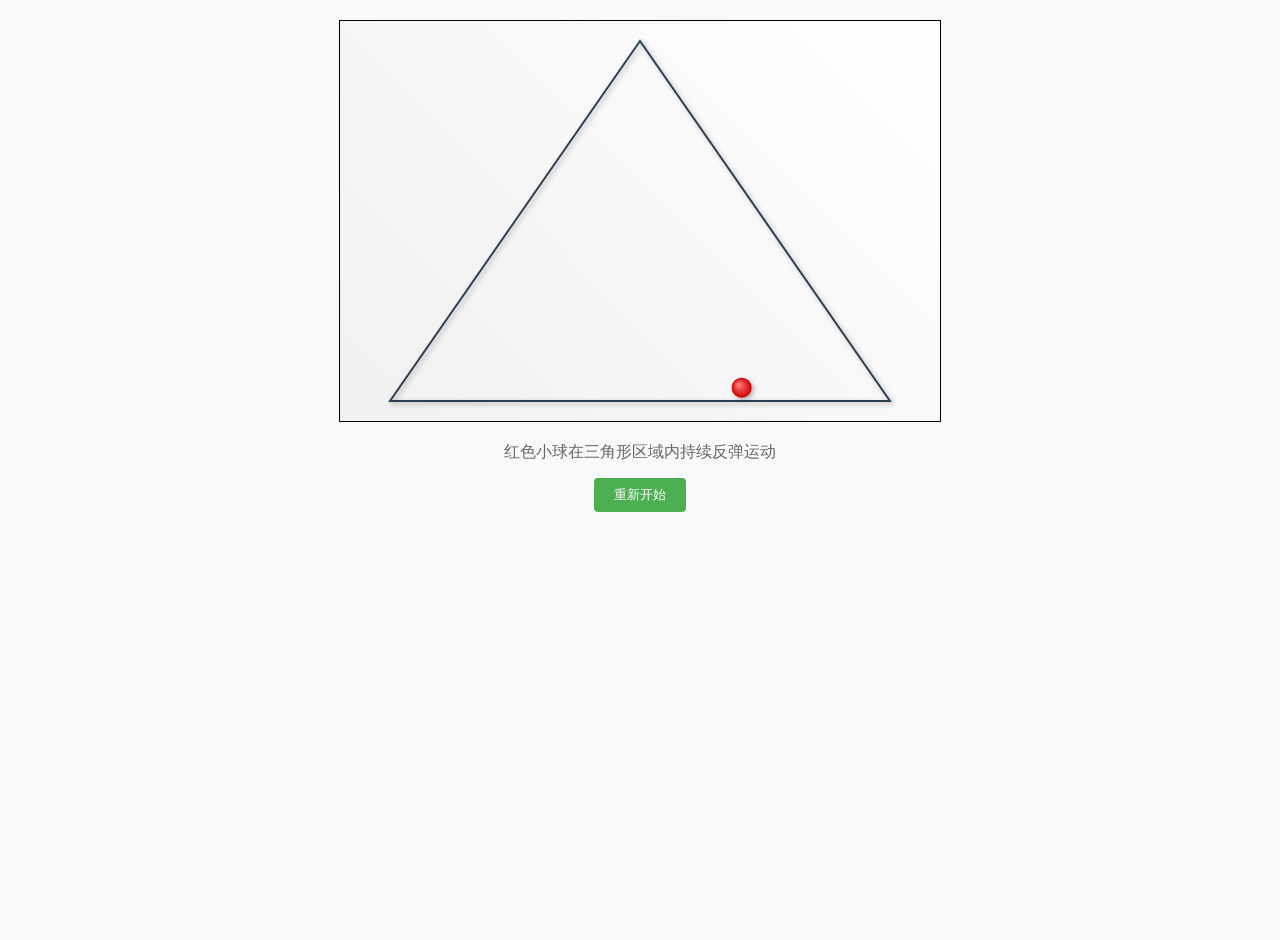
<file: day2-DeepSeek使用与Prompt工程/ball/index.html>
<!DOCTYPE html>
<html>
<head>
    <meta charset="UTF-8">
    <meta name="viewport" content="width=device-width, initial-scale=1.0">
    <style>
        canvas {
            border: 1px solid #000;
            background: linear-gradient(45deg, #f0f0f0, #ffffff);
            max-width: 100%;    /* 添加响应式限制 */
            aspect-ratio: 3/2;  /* 保持画布原始比例 600x400 */
        }
        body {
            display: flex;
            flex-direction: column;
            align-items: center;
            background-color: #f8f9fa;
            min-height: 100vh;
            margin: 0;
            padding: 20px;
        }
        .info { 
            margin-top: 20px;
            font-family: Arial;
            color: #666;
            text-align: center;
            padding: 0 10px;
        }
        .restart-btn {
            margin-top: 15px;
            padding: 8px 20px;
            font-family: Arial;
            background: #4CAF50;
            color: white;
            border: none;
            border-radius: 4px;
            cursor: pointer;
            transition: background 0.3s;
            margin-bottom: 20px;
        }
        .restart-btn:hover {
            background: #45a049;
        }
    </style>
</head>
<body>
<canvas id="gameCanvas"></canvas>
<div class="info">红色小球在三角形区域内持续反弹运动</div>
<button onclick="restart()" class="restart-btn">重新开始</button>
<script>
const canvas = document.getElementById('gameCanvas');
const ctx = canvas.getContext('2d');

// 初始化画布尺寸
canvas.width = 600;
canvas.height = 400;

// 小球属性
const ball = {
    x: canvas.width / 2,
    y: canvas.height / 2,
    radius: 10,
    dx: 0,
    dy: 0,
    gravity: 0.5,      // 重力加速度
    restitution: 0.9,  // 增大弹性系数到90%
    friction: 0.95     // 摩擦力系数
};

// 生成随机初始速度（极坐标方式）
function restart() {
    // 重置小球位置和速度
    ball.x = canvas.width / 2;
    ball.y = canvas.height / 2;
    
    // 重新生成随机速度
    const angle = (Math.random() * 120 - 60) * Math.PI / 180;
    const speed = Math.random() * 15 + 10;
    ball.dx = Math.cos(angle) * speed;
    ball.dy = Math.sin(angle) * speed * 1.2;

    // 重设物理参数（可根据需要调整）
    ball.restitution = 0.9;
    ball.friction = 0.95;
}

// 三角形顶点（顶点、左底点、右底点）
const topPoint = { x: canvas.width/2, y: 20 };
const leftPoint = { x: 50, y: canvas.height - 20 };
const rightPoint = { x: canvas.width - 50, y: canvas.height - 20 };

function drawTriangle() {
    ctx.beginPath();
    ctx.moveTo(topPoint.x, topPoint.y);
    ctx.lineTo(leftPoint.x, leftPoint.y);
    ctx.lineTo(rightPoint.x, rightPoint.y);
    ctx.closePath();
    ctx.strokeStyle = '#2c3e50';
    ctx.lineWidth = 2;
    ctx.stroke();
}

function drawBall() {
    ctx.beginPath();
    ctx.arc(ball.x, ball.y, ball.radius, 0, Math.PI*2);
    
    const gradient = ctx.createRadialGradient(
        ball.x - 3, ball.y - 3, 1,
        ball.x, ball.y, ball.radius
    );
    gradient.addColorStop(0, '#ff7777');
    gradient.addColorStop(1, '#cc0000');
    
    ctx.fillStyle = gradient;
    ctx.shadowColor = 'rgba(0,0,0,0.3)';
    ctx.shadowBlur = 5;
    ctx.shadowOffsetX = 2;
    ctx.shadowOffsetY = 2;
    ctx.fill();
}

function checkCollisionWithEdge(A, B) {
    const edge = { x: B.x - A.x, y: B.y - A.y };
    const edgeLength = Math.hypot(edge.x, edge.y);
    
    const toBall = { x: ball.x - A.x, y: ball.y - A.y };
    const t = Math.max(0, Math.min(1, (toBall.x * edge.x + toBall.y * edge.y) / (edgeLength ** 2)));
    
    const nearest = { 
        x: A.x + t * edge.x,
        y: A.y + t * edge.y
    };
    
    const distance = Math.hypot(ball.x - nearest.x, ball.y - nearest.y);
    
    if (distance < ball.radius) {
        // 计算法向量
        const normal = { 
            x: edge.y / edgeLength,
            y: -edge.x / edgeLength
        };

        // 速度投影计算
        const speedProjection = ball.dx * normal.x + ball.dy * normal.y;
        
        if (speedProjection < 0) {
            // 计算切线方向（沿边方向）的投影
            const tangent = { x: edge.x / edgeLength, y: edge.y / edgeLength };
            const tangentSpeed = ball.dx * tangent.x + ball.dy * tangent.y;

            // 反弹计算：法向速度恢复 + 切线摩擦力
            const bounce = speedProjection * ball.restitution;
            
            // 更新速度矢量
            ball.dx = tangent.x * tangentSpeed * ball.friction - normal.x * bounce;
            ball.dy = tangent.y * tangentSpeed * ball.friction - normal.y * bounce;

            // 特殊处理底边（防止完全失去水平速度）
            if (A === leftPoint && B === rightPoint) { // 底边
                ball.dx *= 1.02; // 增加微小水平补偿
            }

            // 位置修正：防止穿模
            const overlap = ball.radius - distance;
            ball.x += normal.x * overlap;
            ball.y += normal.y * overlap;
        }
        return true; // 发生碰撞
    }
    return false; // 未发生碰撞
}

function update() {
    // 检测与三条边的碰撞
    let onGround = false; // 是否接触支撑面
    
    // 碰撞前备份速度
    const prevDX = ball.dx;
    const prevDY = ball.dy;

    // 处理三条边的碰撞检测
    checkCollisionWithEdge(topPoint, leftPoint);
    checkCollisionWithEdge(leftPoint, rightPoint);
    onGround = checkCollisionWithEdge(rightPoint, topPoint) || onGround;

    // 如果没有碰撞到任何边，应用重力
    if (!onGround) {
        ball.dy += ball.gravity;
    }

    // 应用空气阻力时保持更多水平动量
    ball.dx *= 0.98;     // 降低水平摩擦
    ball.dy *= ball.friction;

    // 速度过小时停止运动
    if (Math.abs(ball.dx) < 0.1) ball.dx = 0;
    if (Math.abs(ball.dy) < 0.1) ball.dy = 0;

    // 更新小球位置
    ball.x += ball.dx;
    ball.y += ball.dy;
}

function animate() {
    ctx.clearRect(0, 0, canvas.width, canvas.height);
    update();
    drawTriangle();
    drawBall();
    requestAnimationFrame(animate);
}

restart(); // 初始启动
animate();
</script>
</body>
</html>
</file>
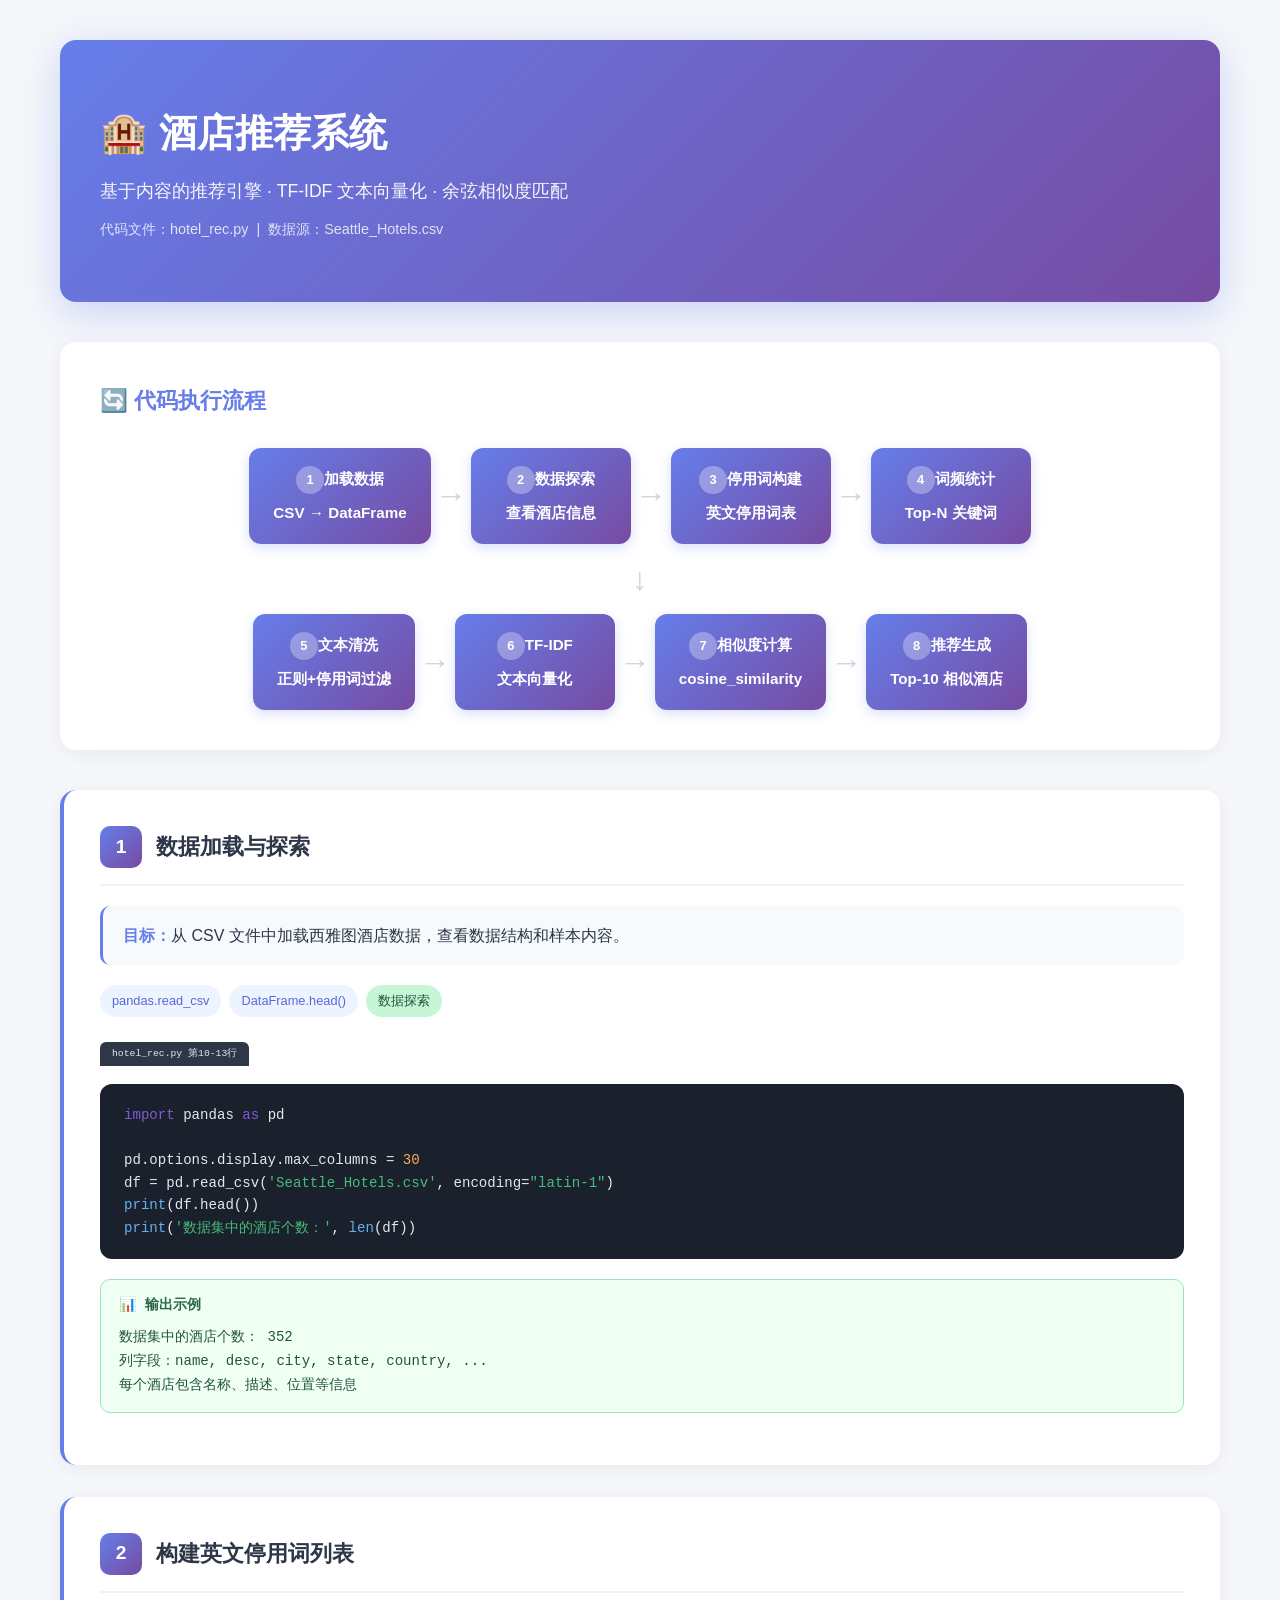
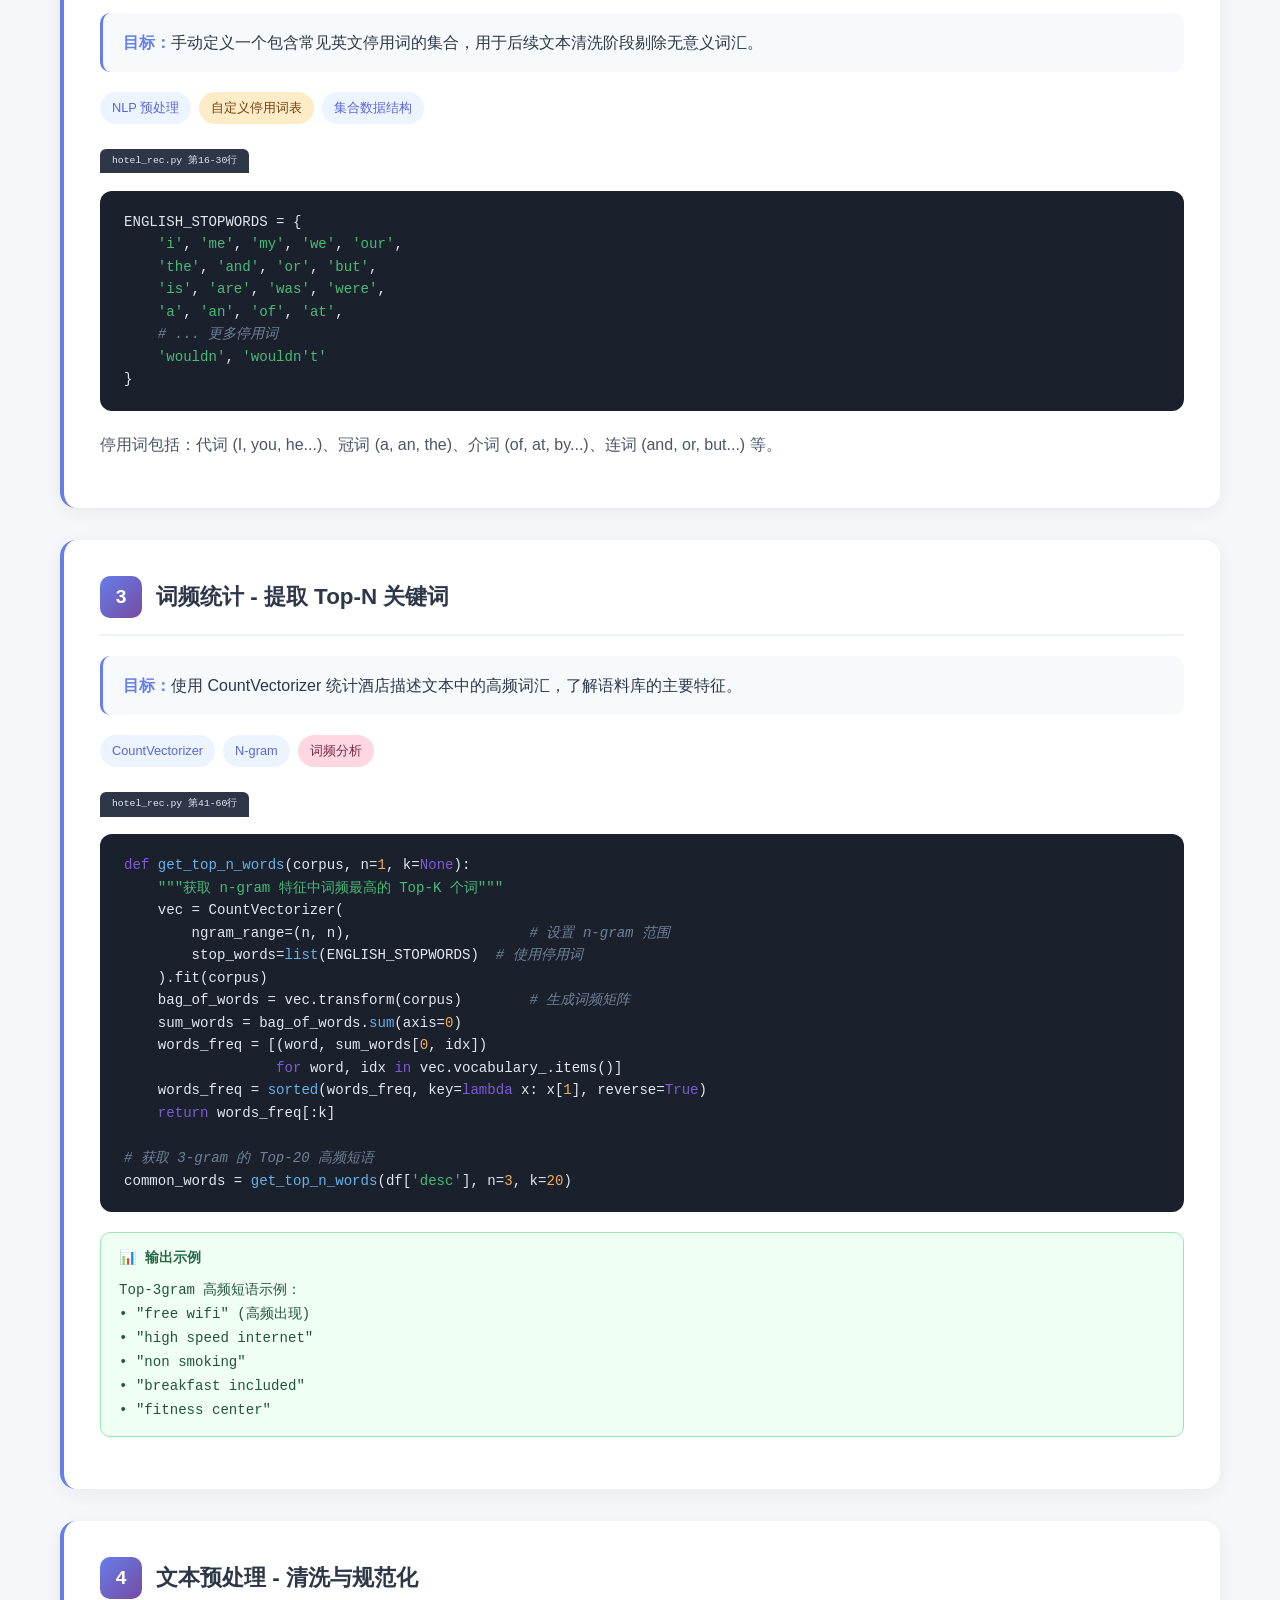
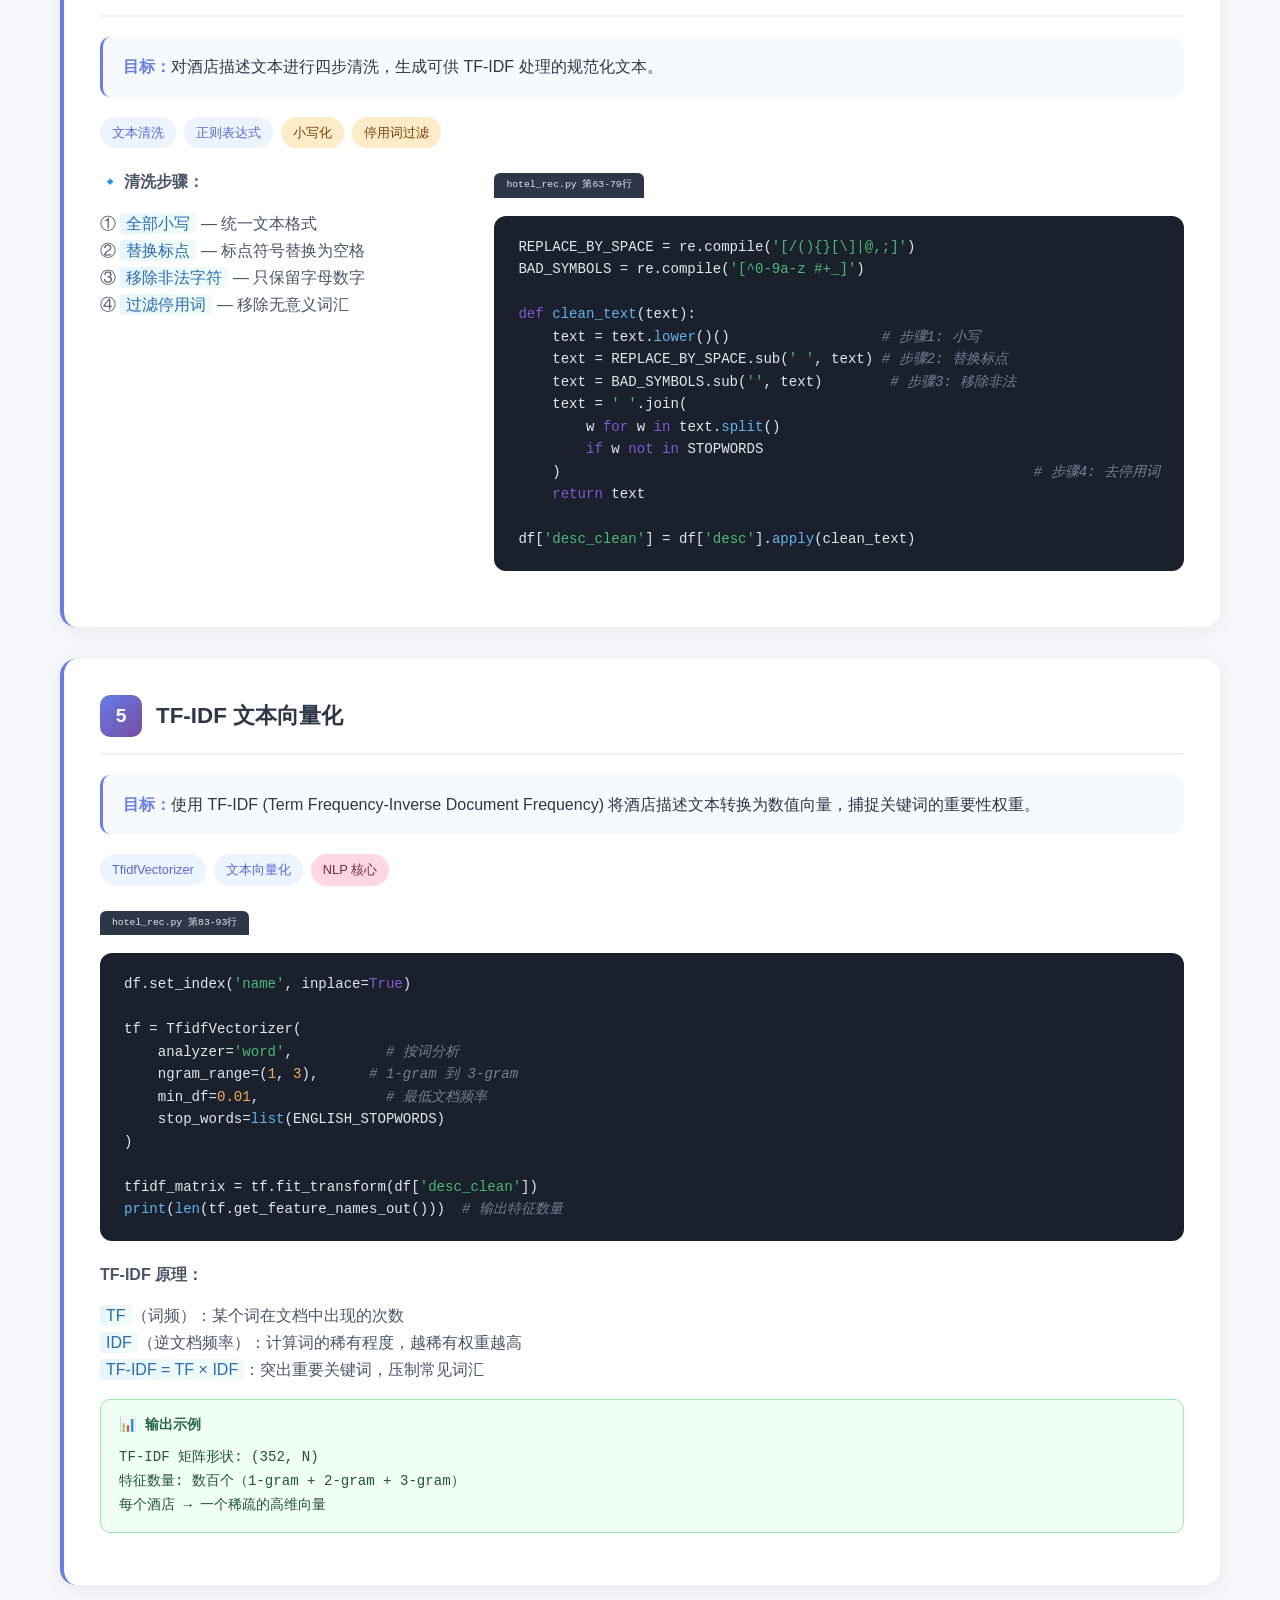
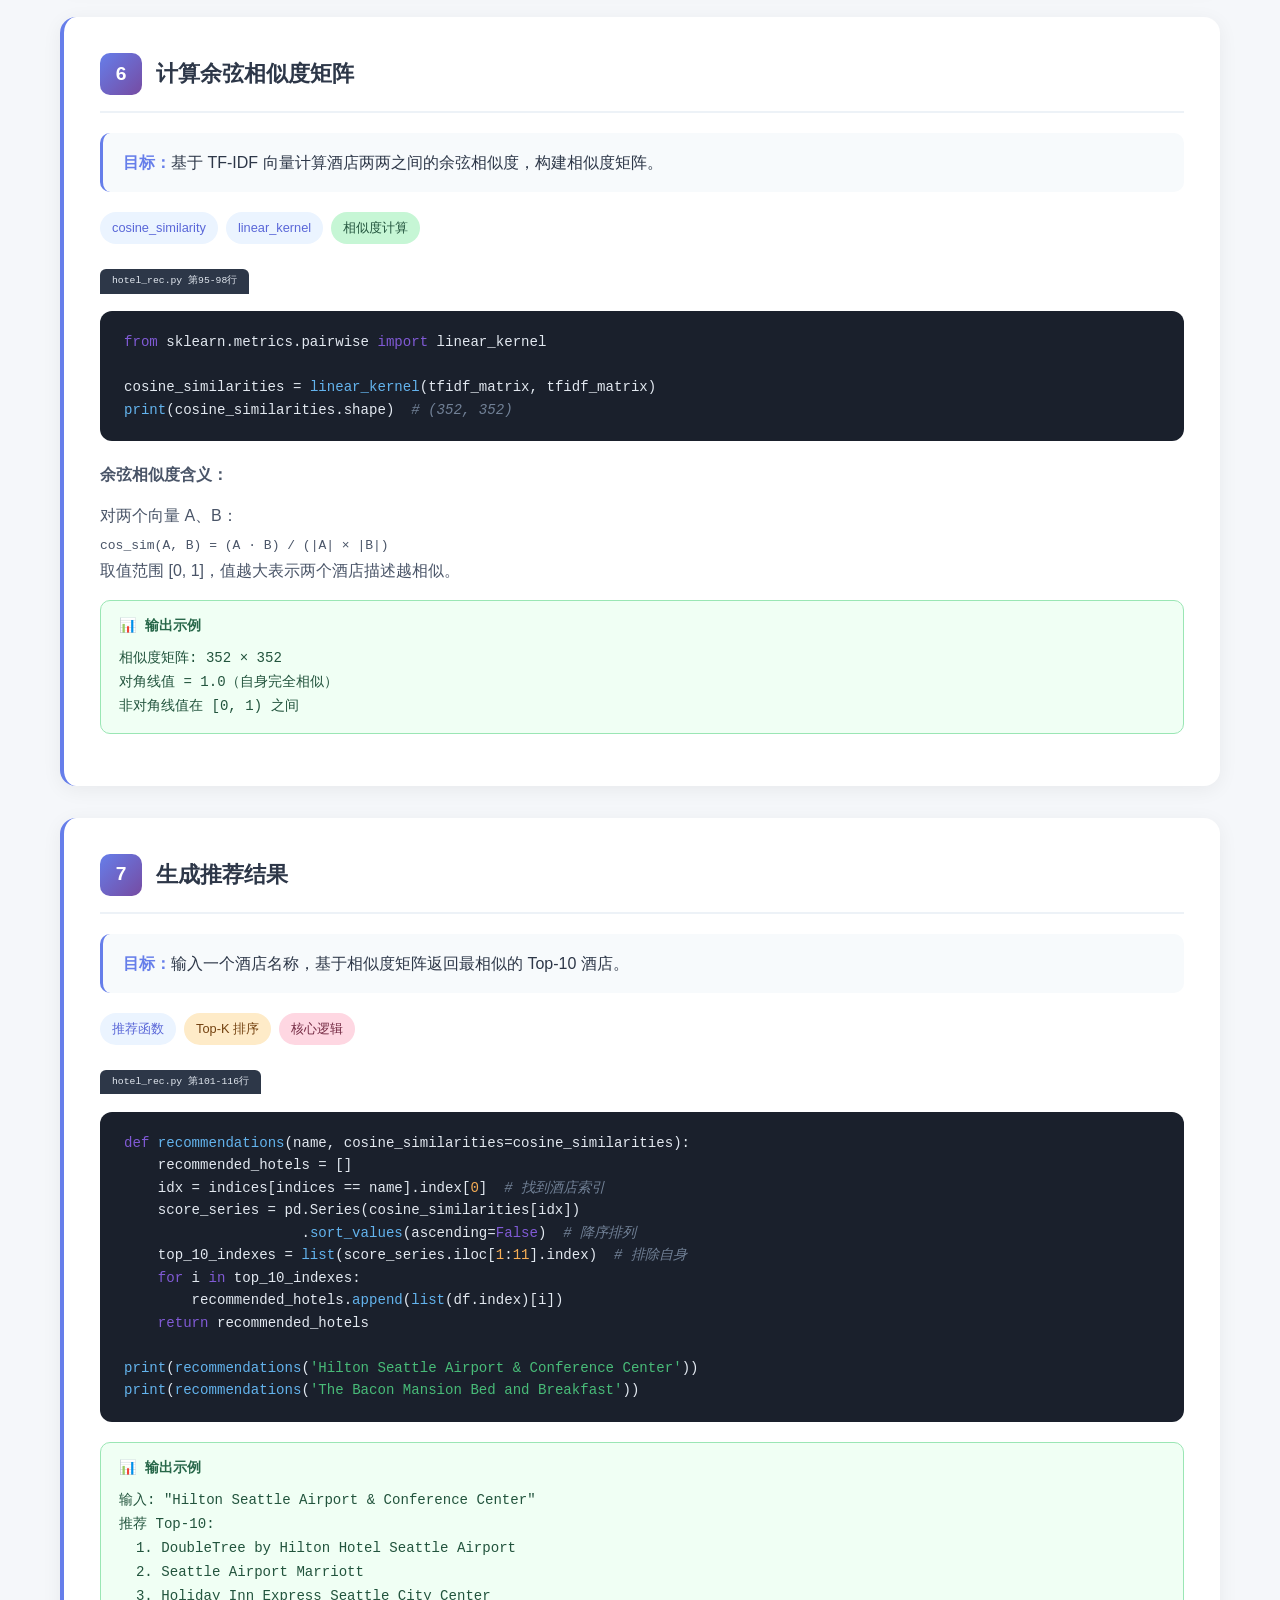
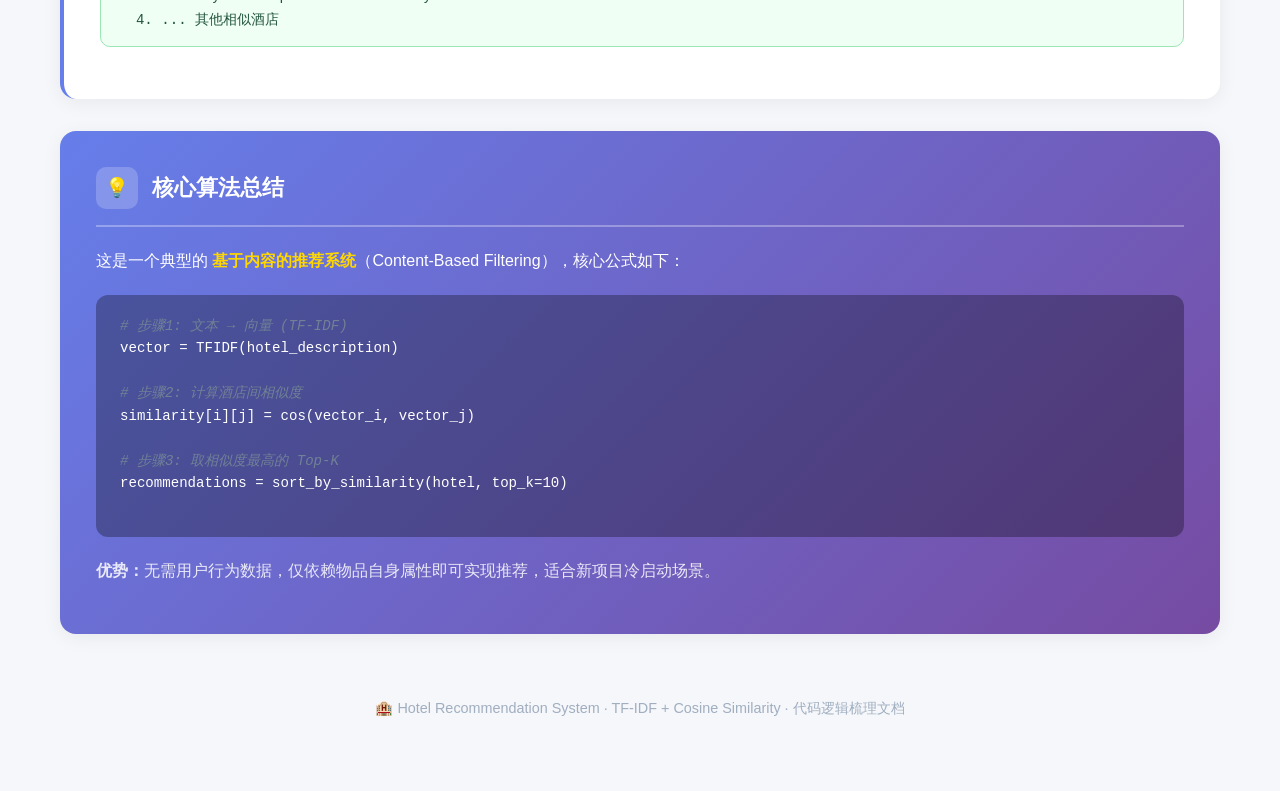
<file: day12-embeding与向量数据库/hotel_recommendation/hotel_rec_logic.html>
<!DOCTYPE html>
<html lang="zh-CN">
<head>
<meta charset="UTF-8">
<meta name="viewport" content="width=device-width, initial-scale=1.0">
<title>酒店推荐系统 - 代码逻辑梳理</title>
<style>
  * { margin: 0; padding: 0; box-sizing: border-box; }
  body {
    font-family: -apple-system, BlinkMacSystemFont, 'PingFang SC', 'Segoe UI', sans-serif;
    background: #f5f7fa;
    color: #2d3748;
    line-height: 1.7;
  }
  .container {
    max-width: 1200px;
    margin: 0 auto;
    padding: 40px 20px;
  }
  header {
    background: linear-gradient(135deg, #667eea 0%, #764ba2 100%);
    color: white;
    padding: 60px 40px;
    border-radius: 16px;
    margin-bottom: 40px;
    box-shadow: 0 10px 40px rgba(102, 126, 234, 0.3);
  }
  header h1 {
    font-size: 2.4em;
    margin-bottom: 12px;
    font-weight: 700;
  }
  header p {
    font-size: 1.1em;
    opacity: 0.95;
  }
  .pipeline {
    background: white;
    border-radius: 16px;
    padding: 40px;
    margin-bottom: 40px;
    box-shadow: 0 4px 20px rgba(0, 0, 0, 0.06);
  }
  .pipeline h2 {
    font-size: 1.4em;
    color: #667eea;
    margin-bottom: 28px;
    display: flex;
    align-items: center;
    gap: 10px;
  }
  .flow {
    display: flex;
    flex-wrap: wrap;
    gap: 0;
    align-items: center;
    justify-content: center;
  }
  .flow-step {
    background: linear-gradient(135deg, #667eea 0%, #764ba2 100%);
    color: white;
    padding: 18px 24px;
    border-radius: 12px;
    text-align: center;
    min-width: 160px;
    font-weight: 600;
    font-size: 0.95em;
    box-shadow: 0 4px 12px rgba(102, 126, 234, 0.25);
    transition: transform 0.3s;
  }
  .flow-step:hover { transform: translateY(-4px); }
  .flow-step .num {
    display: inline-block;
    background: rgba(255,255,255,0.3);
    width: 28px;
    height: 28px;
    line-height: 28px;
    border-radius: 50%;
    margin-bottom: 6px;
    font-size: 0.85em;
  }
  .flow-arrow {
    font-size: 2em;
    color: #cbd5e0;
    margin: 0 4px;
  }
  section.module {
    background: white;
    border-radius: 16px;
    padding: 36px;
    margin-bottom: 32px;
    box-shadow: 0 4px 20px rgba(0, 0, 0, 0.06);
    border-left: 4px solid #667eea;
  }
  .module-header {
    display: flex;
    align-items: center;
    gap: 14px;
    margin-bottom: 20px;
    padding-bottom: 16px;
    border-bottom: 2px solid #edf2f7;
  }
  .module-num {
    background: linear-gradient(135deg, #667eea 0%, #764ba2 100%);
    color: white;
    width: 42px;
    height: 42px;
    border-radius: 10px;
    display: flex;
    align-items: center;
    justify-content: center;
    font-weight: 700;
    font-size: 1.2em;
    flex-shrink: 0;
  }
  .module-header h2 {
    font-size: 1.4em;
    color: #2d3748;
  }
  .module-body p {
    margin-bottom: 14px;
    color: #4a5568;
  }
  .module-body .desc {
    background: #f7fafc;
    border-radius: 10px;
    padding: 16px 20px;
    margin-bottom: 20px;
    border-left: 3px solid #667eea;
  }
  .module-body .desc strong {
    color: #667eea;
  }
  .tags {
    display: flex;
    flex-wrap: wrap;
    gap: 8px;
    margin-bottom: 20px;
  }
  .tag {
    background: #ebf4ff;
    color: #5a67d8;
    padding: 5px 12px;
    border-radius: 20px;
    font-size: 0.8em;
    font-weight: 500;
  }
  .tag.green { background: #c6f6d5; color: #22543d; }
  .tag.orange { background: #feebc8; color: #744210; }
  .tag.pink { background: #fed7e2; color: #742a43; }
  pre {
    background: #1a202c;
    color: #e2e8f0;
    border-radius: 12px;
    padding: 20px 24px;
    overflow-x: auto;
    font-family: 'SF Mono', 'Monaco', 'Consolas', monospace;
    font-size: 0.88em;
    line-height: 1.6;
    margin: 20px 0;
  }
  pre .key { color: #805ad5; }
  pre .str { color: #48bb78; }
  pre .num { color: #f6ad55; }
  pre .com { color: #718096; font-style: italic; }
  pre .fn { color: #63b3ed; }
  pre .var { color: #f687b3; }
  .code-label {
    display: inline-block;
    background: #2d3748;
    color: #e2e8f0;
    padding: 4px 12px;
    border-radius: 6px 6px 0 0;
    font-size: 0.75em;
    font-family: monospace;
    margin-bottom: -20px;
    position: relative;
  }
  .output-box {
    background: #f0fff4;
    border: 1px solid #9ae6b4;
    border-radius: 10px;
    padding: 14px 18px;
    margin: 16px 0;
    font-family: 'SF Mono', monospace;
    font-size: 0.88em;
    color: #22543d;
  }
  .output-box::before {
    content: '📊 输出示例';
    display: block;
    color: #276749;
    font-weight: 600;
    margin-bottom: 8px;
    font-family: inherit;
  }
  .arrow-down {
    text-align: center;
    font-size: 2em;
    color: #cbd5e0;
    margin: 8px 0;
  }
  .highlight {
    background: linear-gradient(120deg, #e6f4ff 0%, #f0fff4 100%);
    padding: 2px 6px;
    border-radius: 4px;
    color: #2b6cb0;
    font-weight: 500;
  }
  .footer {
    text-align: center;
    color: #a0aec0;
    padding: 30px;
    font-size: 0.9em;
  }
  .grid-2 {
    display: grid;
    grid-template-columns: 1fr 1fr;
    gap: 20px;
  }
  @media (max-width: 768px) {
    .grid-2 { grid-template-columns: 1fr; }
    .flow { flex-direction: column; }
    .flow-arrow { transform: rotate(90deg); }
    header { padding: 40px 24px; }
    header h1 { font-size: 1.6em; }
  }
</style>
</head>
<body>
<div class="container">

  <header>
    <h1>🏨 酒店推荐系统</h1>
    <p>基于内容的推荐引擎 · TF-IDF 文本向量化 · 余弦相似度匹配</p>
    <p style="margin-top: 10px; font-size: 0.9em; opacity: 0.8;">代码文件：hotel_rec.py &nbsp;|&nbsp; 数据源：Seattle_Hotels.csv</p>
  </header>

  <!-- 流程图 -->
  <div class="pipeline">
    <h2>🔄 代码执行流程</h2>
    <div class="flow">
      <div class="flow-step"><div class="num">1</div>加载数据<br>CSV → DataFrame</div>
      <div class="flow-arrow">→</div>
      <div class="flow-step"><div class="num">2</div>数据探索<br>查看酒店信息</div>
      <div class="flow-arrow">→</div>
      <div class="flow-step"><div class="num">3</div>停用词构建<br>英文停用词表</div>
      <div class="flow-arrow">→</div>
      <div class="flow-step"><div class="num">4</div>词频统计<br>Top-N 关键词</div>
    </div>
    <div class="arrow-down">↓</div>
    <div class="flow">
      <div class="flow-step"><div class="num">5</div>文本清洗<br>正则+停用词过滤</div>
      <div class="flow-arrow">→</div>
      <div class="flow-step"><div class="num">6</div>TF-IDF<br>文本向量化</div>
      <div class="flow-arrow">→</div>
      <div class="flow-step"><div class="num">7</div>相似度计算<br>cosine_similarity</div>
      <div class="flow-arrow">→</div>
      <div class="flow-step"><div class="num">8</div>推荐生成<br>Top-10 相似酒店</div>
    </div>
  </div>

  <!-- 模块1 -->
  <section class="module">
    <div class="module-header">
      <div class="module-num">1</div>
      <h2>数据加载与探索</h2>
    </div>
    <div class="module-body">
      <div class="desc">
        <strong>目标：</strong>从 CSV 文件中加载西雅图酒店数据，查看数据结构和样本内容。
      </div>
      <div class="tags">
        <span class="tag">pandas.read_csv</span>
        <span class="tag">DataFrame.head()</span>
        <span class="tag green">数据探索</span>
      </div>

      <div class="code-label">hotel_rec.py 第10-13行</div>
<pre><span class="key">import</span> pandas <span class="key">as</span> pd

pd.options.display.max_columns = <span class="num">30</span>
df = pd.read_csv(<span class="str">'Seattle_Hotels.csv'</span>, encoding=<span class="str">"latin-1"</span>)
<span class="fn">print</span>(df.head())
<span class="fn">print</span>(<span class="str">'数据集中的酒店个数：'</span>, <span class="fn">len</span>(df))</pre>

      <div class="output-box">
        数据集中的酒店个数： 352<br>
        列字段：name, desc, city, state, country, ...<br>
        每个酒店包含名称、描述、位置等信息
      </div>
    </div>
  </section>

  <!-- 模块2 -->
  <section class="module">
    <div class="module-header">
      <div class="module-num">2</div>
      <h2>构建英文停用词列表</h2>
    </div>
    <div class="module-body">
      <div class="desc">
        <strong>目标：</strong>手动定义一个包含常见英文停用词的集合，用于后续文本清洗阶段剔除无意义词汇。
      </div>
      <div class="tags">
        <span class="tag">NLP 预处理</span>
        <span class="tag orange">自定义停用词表</span>
        <span class="tag">集合数据结构</span>
      </div>

      <div class="code-label">hotel_rec.py 第16-30行</div>
<pre>ENGLISH_STOPWORDS = {
    <span class="str">'i'</span>, <span class="str">'me'</span>, <span class="str">'my'</span>, <span class="str">'we'</span>, <span class="str">'our'</span>,
    <span class="str">'the'</span>, <span class="str">'and'</span>, <span class="str">'or'</span>, <span class="str">'but'</span>,
    <span class="str">'is'</span>, <span class="str">'are'</span>, <span class="str">'was'</span>, <span class="str">'were'</span>,
    <span class="str">'a'</span>, <span class="str">'an'</span>, <span class="str">'of'</span>, <span class="str">'at'</span>,
    <span class="com"># ... 更多停用词</span>
    <span class="str">'wouldn'</span>, <span class="str">'wouldn't'</span>
}</pre>

      <p>停用词包括：代词 (I, you, he...)、冠词 (a, an, the)、介词 (of, at, by...)、连词 (and, or, but...) 等。</p>
    </div>
  </section>

  <!-- 模块3 -->
  <section class="module">
    <div class="module-header">
      <div class="module-num">3</div>
      <h2>词频统计 - 提取 Top-N 关键词</h2>
    </div>
    <div class="module-body">
      <div class="desc">
        <strong>目标：</strong>使用 CountVectorizer 统计酒店描述文本中的高频词汇，了解语料库的主要特征。
      </div>
      <div class="tags">
        <span class="tag">CountVectorizer</span>
        <span class="tag">N-gram</span>
        <span class="tag pink">词频分析</span>
      </div>

      <div class="code-label">hotel_rec.py 第41-60行</div>
<pre><span class="key">def</span> <span class="fn">get_top_n_words</span>(corpus, n=<span class="num">1</span>, k=<span class="key">None</span>):
    <span class="str">"""获取 n-gram 特征中词频最高的 Top-K 个词"""</span>
    vec = CountVectorizer(
        ngram_range=(n, n),                     <span class="com"># 设置 n-gram 范围</span>
        stop_words=<span class="fn">list</span>(ENGLISH_STOPWORDS)  <span class="com"># 使用停用词</span>
    ).fit(corpus)
    bag_of_words = vec.transform(corpus)        <span class="com"># 生成词频矩阵</span>
    sum_words = bag_of_words.<span class="fn">sum</span>(axis=<span class="num">0</span>)
    words_freq = [(word, sum_words[<span class="num">0</span>, idx])
                  <span class="key">for</span> word, idx <span class="key">in</span> vec.vocabulary_.items()]
    words_freq = <span class="fn">sorted</span>(words_freq, key=<span class="key">lambda</span> x: x[<span class="num">1</span>], reverse=<span class="key">True</span>)
    <span class="key">return</span> words_freq[:k]

<span class="com"># 获取 3-gram 的 Top-20 高频短语</span>
common_words = <span class="fn">get_top_n_words</span>(df[<span class="str">'desc'</span>], n=<span class="num">3</span>, k=<span class="num">20</span>)</pre>

      <div class="output-box">
        Top-3gram 高频短语示例：<br>
        • "free wifi" (高频出现)<br>
        • "high speed internet"<br>
        • "non smoking"<br>
        • "breakfast included"<br>
        • "fitness center"
      </div>
    </div>
  </section>

  <!-- 模块4 -->
  <section class="module">
    <div class="module-header">
      <div class="module-num">4</div>
      <h2>文本预处理 - 清洗与规范化</h2>
    </div>
    <div class="module-body">
      <div class="desc">
        <strong>目标：</strong>对酒店描述文本进行四步清洗，生成可供 TF-IDF 处理的规范化文本。
      </div>
      <div class="tags">
        <span class="tag">文本清洗</span>
        <span class="tag">正则表达式</span>
        <span class="tag orange">小写化</span>
        <span class="tag orange">停用词过滤</span>
      </div>

      <div class="grid-2">
        <div>
          <p><strong>🔹 清洗步骤：</strong></p>
          <p>① <span class="highlight">全部小写</span> — 统一文本格式<br>
             ② <span class="highlight">替换标点</span> — 标点符号替换为空格<br>
             ③ <span class="highlight">移除非法字符</span> — 只保留字母数字<br>
             ④ <span class="highlight">过滤停用词</span> — 移除无意义词汇</p>
        </div>
        <div>
          <div class="code-label">hotel_rec.py 第63-79行</div>
<pre>REPLACE_BY_SPACE = re.compile(<span class="str">'[/(){}[\]|@,;]'</span>)
BAD_SYMBOLS = re.compile(<span class="str">'[^0-9a-z #+_]'</span>)

<span class="key">def</span> <span class="fn">clean_text</span>(text):
    text = text.<span class="fn">lower</span>()()                  <span class="com"># 步骤1: 小写</span>
    text = REPLACE_BY_SPACE.sub(<span class="str">' '</span>, text) <span class="com"># 步骤2: 替换标点</span>
    text = BAD_SYMBOLS.sub(<span class="str">''</span>, text)        <span class="com"># 步骤3: 移除非法</span>
    text = <span class="str">' '</span>.join(
        w <span class="key">for</span> w <span class="key">in</span> text.<span class="fn">split</span>()
        <span class="key">if</span> w <span class="key">not in</span> STOPWORDS
    )                                                        <span class="com"># 步骤4: 去停用词</span>
    <span class="key">return</span> text

df[<span class="str">'desc_clean'</span>] = df[<span class="str">'desc'</span>].<span class="fn">apply</span>(clean_text)</pre>
        </div>
      </div>
    </div>
  </section>

  <!-- 模块5 -->
  <section class="module">
    <div class="module-header">
      <div class="module-num">5</div>
      <h2>TF-IDF 文本向量化</h2>
    </div>
    <div class="module-body">
      <div class="desc">
        <strong>目标：</strong>使用 TF-IDF (Term Frequency-Inverse Document Frequency) 将酒店描述文本转换为数值向量，捕捉关键词的重要性权重。
      </div>
      <div class="tags">
        <span class="tag">TfidfVectorizer</span>
        <span class="tag">文本向量化</span>
        <span class="tag pink">NLP 核心</span>
      </div>

      <div class="code-label">hotel_rec.py 第83-93行</div>
<pre>df.set_index(<span class="str">'name'</span>, inplace=<span class="key">True</span>)

tf = TfidfVectorizer(
    analyzer=<span class="str">'word'</span>,           <span class="com"># 按词分析</span>
    ngram_range=(<span class="num">1</span>, <span class="num">3</span>),      <span class="com"># 1-gram 到 3-gram</span>
    min_df=<span class="num">0.01</span>,               <span class="com"># 最低文档频率</span>
    stop_words=<span class="fn">list</span>(ENGLISH_STOPWORDS)
)

tfidf_matrix = tf.fit_transform(df[<span class="str">'desc_clean'</span>])
<span class="fn">print</span>(<span class="fn">len</span>(tf.get_feature_names_out()))  <span class="com"># 输出特征数量</span></pre>

      <p><strong>TF-IDF 原理：</strong></p>
      <p>
        <span class="highlight">TF</span>（词频）：某个词在文档中出现的次数<br>
        <span class="highlight">IDF</span>（逆文档频率）：计算词的稀有程度，越稀有权重越高<br>
        <span class="highlight">TF-IDF = TF × IDF</span>：突出重要关键词，压制常见词汇
      </p>

      <div class="output-box">
        TF-IDF 矩阵形状: (352, N)<br>
        特征数量: 数百个（1-gram + 2-gram + 3-gram）<br>
        每个酒店 → 一个稀疏的高维向量
      </div>
    </div>
  </section>

  <!-- 模块6 -->
  <section class="module">
    <div class="module-header">
      <div class="module-num">6</div>
      <h2>计算余弦相似度矩阵</h2>
    </div>
    <div class="module-body">
      <div class="desc">
        <strong>目标：</strong>基于 TF-IDF 向量计算酒店两两之间的余弦相似度，构建相似度矩阵。
      </div>
      <div class="tags">
        <span class="tag">cosine_similarity</span>
        <span class="tag">linear_kernel</span>
        <span class="tag green">相似度计算</span>
      </div>

      <div class="code-label">hotel_rec.py 第95-98行</div>
<pre><span class="key">from</span> sklearn.metrics.pairwise <span class="key">import</span> linear_kernel

cosine_similarities = <span class="fn">linear_kernel</span>(tfidf_matrix, tfidf_matrix)
<span class="fn">print</span>(cosine_similarities.shape)  <span class="com"># (352, 352)</span></pre>

      <p><strong>余弦相似度含义：</strong></p>
      <p>
        对两个向量 A、B：<br>
        <code>cos_sim(A, B) = (A · B) / (|A| × |B|)</code><br>
        取值范围 [0, 1]，值越大表示两个酒店描述越相似。
      </p>

      <div class="output-box">
        相似度矩阵: 352 × 352<br>
        对角线值 = 1.0（自身完全相似）<br>
        非对角线值在 [0, 1) 之间
      </div>
    </div>
  </section>

  <!-- 模块7 -->
  <section class="module">
    <div class="module-header">
      <div class="module-num">7</div>
      <h2>生成推荐结果</h2>
    </div>
    <div class="module-body">
      <div class="desc">
        <strong>目标：</strong>输入一个酒店名称，基于相似度矩阵返回最相似的 Top-10 酒店。
      </div>
      <div class="tags">
        <span class="tag">推荐函数</span>
        <span class="tag orange">Top-K 排序</span>
        <span class="tag pink">核心逻辑</span>
      </div>

      <div class="code-label">hotel_rec.py 第101-116行</div>
<pre><span class="key">def</span> <span class="fn">recommendations</span>(name, cosine_similarities=cosine_similarities):
    recommended_hotels = []
    idx = indices[indices == name].index[<span class="num">0</span>]  <span class="com"># 找到酒店索引</span>
    score_series = pd.Series(cosine_similarities[idx])
                     .<span class="fn">sort_values</span>(ascending=<span class="key">False</span>)  <span class="com"># 降序排列</span>
    top_10_indexes = <span class="fn">list</span>(score_series.iloc[<span class="num">1</span>:<span class="num">11</span>].index)  <span class="com"># 排除自身</span>
    <span class="key">for</span> i <span class="key">in</span> top_10_indexes:
        recommended_hotels.<span class="fn">append</span>(<span class="fn">list</span>(df.index)[i])
    <span class="key">return</span> recommended_hotels

<span class="fn">print</span>(<span class="fn">recommendations</span>(<span class="str">'Hilton Seattle Airport &amp; Conference Center'</span>))
<span class="fn">print</span>(<span class="fn">recommendations</span>(<span class="str">'The Bacon Mansion Bed and Breakfast'</span>))</pre>

      <div class="output-box">
        输入: "Hilton Seattle Airport & Conference Center"<br>
        推荐 Top-10:<br>
        &nbsp;&nbsp;1. DoubleTree by Hilton Hotel Seattle Airport<br>
        &nbsp;&nbsp;2. Seattle Airport Marriott<br>
        &nbsp;&nbsp;3. Holiday Inn Express Seattle City Center<br>
        &nbsp;&nbsp;4. ... 其他相似酒店
      </div>
    </div>
  </section>

  <!-- 核心公式 -->
  <section class="module" style="background: linear-gradient(135deg, #667eea 0%, #764ba2 100%); color: white; border-left: none;">
    <div class="module-header" style="border-color: rgba(255,255,255,0.3);">
      <div class="module-num" style="background: rgba(255,255,255,0.2);">💡</div>
      <h2 style="color: white;">核心算法总结</h2>
    </div>
    <div class="module-body">
      <p style="color: white; margin-bottom: 16px;">
        这是一个典型的 <strong style="color: #ffd700;">基于内容的推荐系统</strong>（Content-Based Filtering），核心公式如下：
      </p>
      <pre style="background: rgba(0,0,0,0.3); color: white;">
<span class="com"># 步骤1: 文本 → 向量 (TF-IDF)</span>
vector = TFIDF(hotel_description)

<span class="com"># 步骤2: 计算酒店间相似度</span>
similarity[i][j] = cos(vector_i, vector_j)

<span class="com"># 步骤3: 取相似度最高的 Top-K</span>
recommendations = sort_by_similarity(hotel, top_k=10)
      </pre>
      <p style="color: rgba(255,255,255,0.85); margin-top: 12px;">
        <strong>优势：</strong>无需用户行为数据，仅依赖物品自身属性即可实现推荐，适合新项目冷启动场景。
      </p>
    </div>
  </section>

  <div class="footer">
    🏨 Hotel Recommendation System · TF-IDF + Cosine Similarity · 代码逻辑梳理文档
  </div>

</div>
</body>
</html>
</file>
